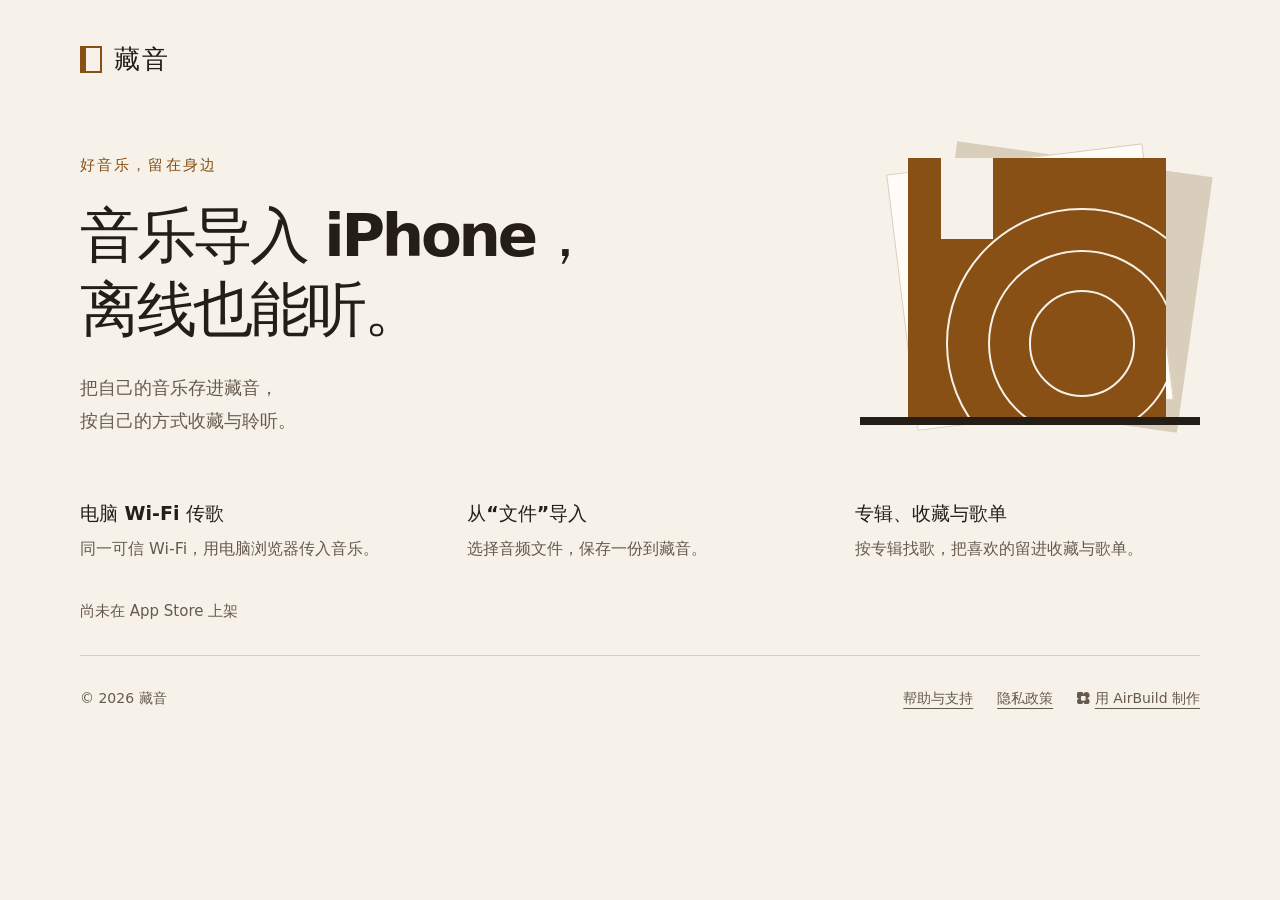
<file: index.html>
<!doctype html>
<html lang="zh-CN">
<head>
  <meta charset="utf-8">
  <meta name="viewport" content="width=device-width, initial-scale=1">
  <meta name="color-scheme" content="light">
  <meta name="description" content="把自己的音乐导入 iPhone，用藏音离线聆听。支持电脑 Wi-Fi 传歌、从“文件”导入，以及专辑、收藏与歌单整理。">
  <title>藏音 · iPhone 本地音乐，导入后离线听</title>
  <link rel="icon" href="favicon.svg" type="image/svg+xml">
  <link rel="stylesheet" href="styles.css">
</head>
<body class="landing">
  <a class="skip-link" href="#main">跳到正文</a>
  <header class="brand wrap"><span class="brand-mark" aria-hidden="true"></span>藏音</header>
  <main id="main" class="wrap" tabindex="-1">
    <section class="hero" aria-labelledby="headline">
      <div class="hero-copy">
        <p class="kicker">好音乐，留在身边</p>
        <h1 id="headline">音乐导入 iPhone，<br>离线也能听。</h1>
        <p class="intro">把自己的音乐存进藏音，<br class="desktop-break">按自己的方式收藏与聆听。</p>
      </div>
      <div class="collection" aria-hidden="true">
        <div class="sleeve sleeve-back"></div>
        <div class="sleeve sleeve-middle"></div>
        <div class="sleeve sleeve-front"><span class="sleeve-label"></span><span class="sound-lines"></span></div>
        <div class="shelf"></div>
      </div>
    </section>
    <section class="highlights" aria-label="藏音的三项能力">
      <div><h2>电脑 Wi-Fi 传歌</h2><p>同一可信 Wi-Fi，用电脑浏览器传入音乐。</p></div>
      <div><h2>从“文件”导入</h2><p>选择音频文件，保存一份到藏音。</p></div>
      <div><h2>专辑、收藏与歌单</h2><p>按专辑找歌，把喜欢的留进收藏与歌单。</p></div>
    </section>
    <p class="release-status">尚未在 App Store 上架</p>
  </main>
  <footer class="site-footer wrap">
    <span class="copyright">© 2026 藏音</span>
    <nav aria-label="页脚导航">
      <a href="support/">帮助与支持</a>
      <a href="privacy/">隐私政策</a>
      <a class="made-with-airbuild" href="https://air.build/?utm_source=made-with-airbuild&amp;utm_medium=website"><svg aria-hidden="true" width="0.9em" height="0.9em" viewBox="0 0 256 256" fill="currentColor" style="vertical-align: -0.1em; margin-inline-end: 0.35em"><path d="M89.5996 0C103.041 0 109.762 0.000398636 114.896 2.61621C119.411 4.91717 123.083 8.5886 125.384 13.1045C128 18.2384 128 24.9592 128 38.4004V55.7365C128 55.882 128.118 56 128.263 56C128.396 56 128.508 55.9001 128.525 55.7683C132.565 24.3101 159.443 0 192 0C227.346 0 256 28.6538 256 64C256 96.4664 231.825 123.285 200.494 127.439C200.213 127.477 200 127.716 200 128C200 128.283 200.213 128.522 200.494 128.56C231.825 132.714 256 159.534 256 192C256 227.346 227.346 256 192 256C159.533 256 132.714 231.825 128.56 200.494C128.522 200.213 128.283 200 128 200C127.717 200 127.478 200.213 127.44 200.494C123.286 231.825 96.4666 256 64 256C28.6538 256 0 227.346 0 192C0 159.443 24.3101 132.565 55.7683 128.525C55.9001 128.508 56 128.396 56 128.263C56 128.118 55.882 128 55.7365 128H38.4004C24.9592 128 18.2384 128 13.1045 125.384C8.5886 123.083 4.91717 119.411 2.61621 114.896C0.000398636 109.762 0 103.041 0 89.5996V38.4004C0 24.9592 0.000398636 18.2384 2.61621 13.1045C4.91717 8.5886 8.5886 4.91717 13.1045 2.61621C18.2384 0.000398636 24.9592 0 38.4004 0H89.5996ZM112 80C100.799 80 95.1982 79.9998 90.9199 82.1797C87.1568 84.0971 84.0971 87.1568 82.1797 90.9199C79.9998 95.1982 80 100.799 80 112V144C80 155.201 79.9998 160.802 82.1797 165.08C84.0971 168.843 87.1568 171.903 90.9199 173.82C95.1982 176 100.799 176 112 176H144C155.201 176 160.802 176 165.08 173.82C168.843 171.903 171.903 168.843 173.82 165.08C176 160.802 176 155.201 176 144V112C176 100.799 176 95.1982 173.82 90.9199C171.903 87.1568 168.843 84.0971 165.08 82.1797C160.802 79.9998 155.201 80 144 80H112Z"/></svg>用 AirBuild 制作</a>
    </nav>
  </footer>
</body>
</html>
</file>
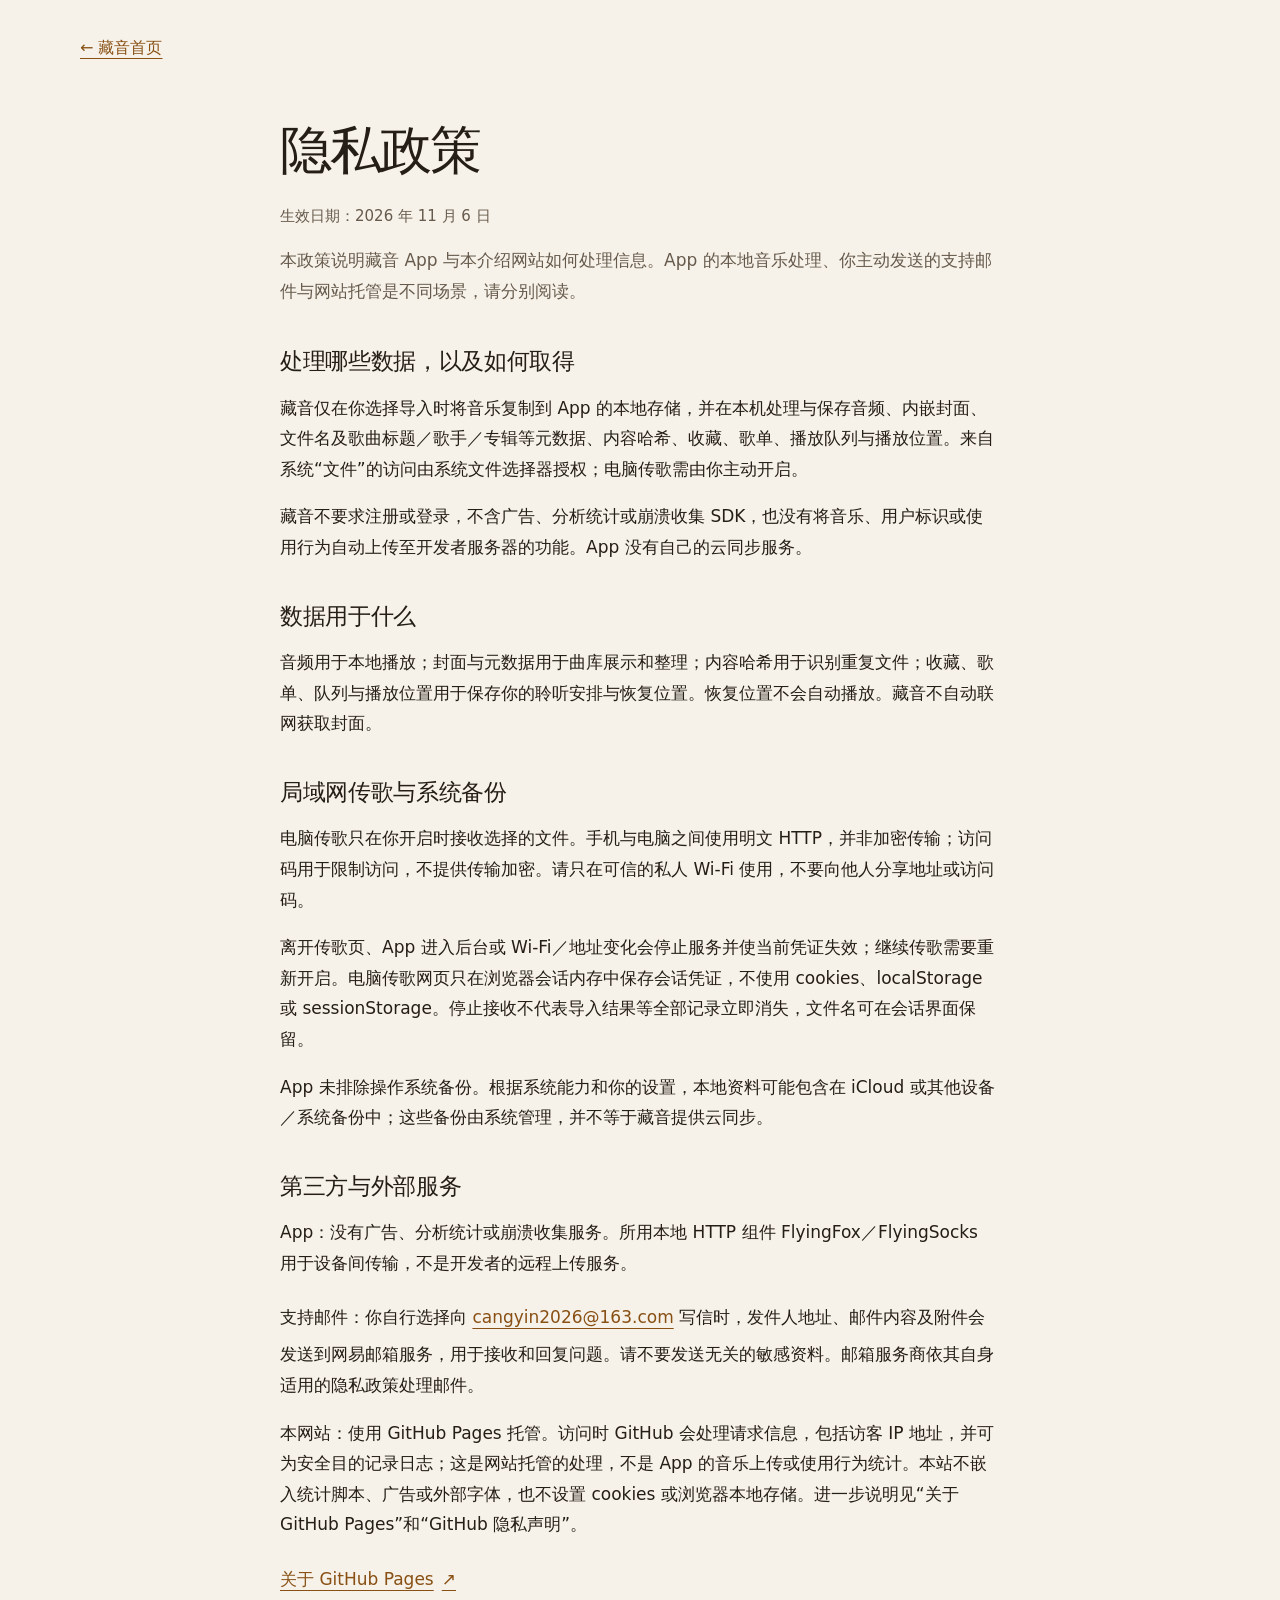
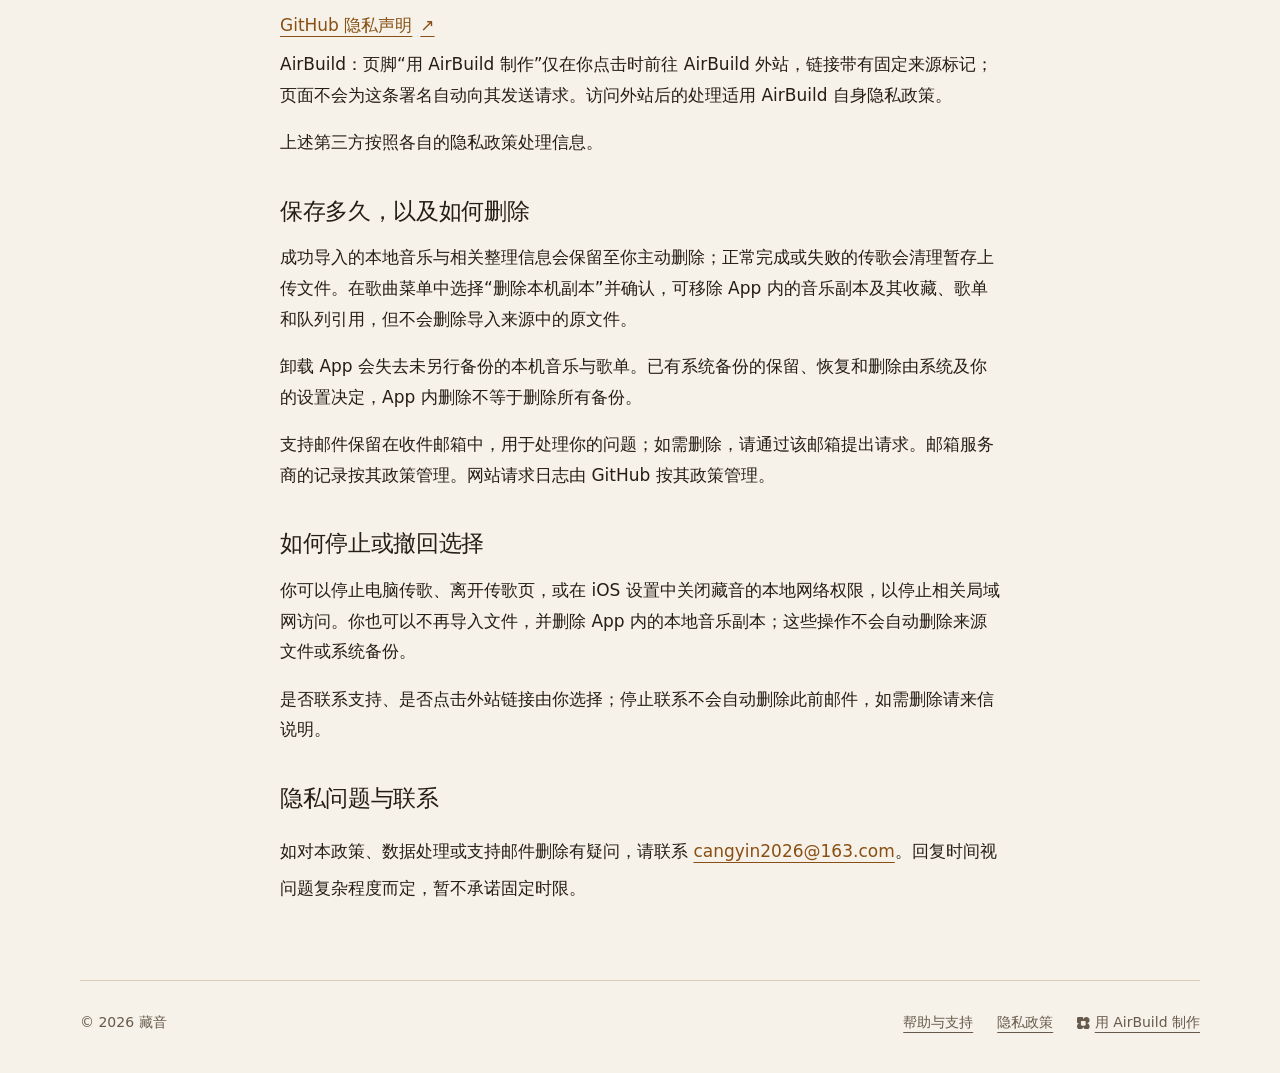
<file: privacy/index.html>
<!doctype html>
<html lang="zh-CN">
<head>
  <meta charset="utf-8">
  <meta name="viewport" content="width=device-width, initial-scale=1">
  <meta name="color-scheme" content="light">
  <meta name="description" content="藏音的本地音乐数据处理、局域网传输、系统备份、支持邮件、网站托管以及数据保留与删除说明。">
  <title>隐私政策 · 藏音</title>
  <link rel="icon" href="../favicon.svg" type="image/svg+xml">
  <link rel="stylesheet" href="../styles.css">
</head>
<body class="document">
  <a class="skip-link" href="#main">跳到正文</a>
  <header class="document-top wrap"><a class="home-link" href="../">← 藏音首页</a></header>
  <main id="main" class="reading" tabindex="-1">
    <header class="page-heading"><h1>隐私政策</h1>
      <p class="effective-date">生效日期：<time datetime="2026-11-06">2026 年 11 月 6 日</time></p>
      <p>本政策说明藏音 App 与本介绍网站如何处理信息。App 的本地音乐处理、你主动发送的支持邮件与网站托管是不同场景，请分别阅读。</p>
    </header>
    <section class="text-section">
      <h2>处理哪些数据，以及如何取得</h2>
      <p>藏音仅在你选择导入时将音乐复制到 App 的本地存储，并在本机处理与保存音频、内嵌封面、文件名及歌曲标题／歌手／专辑等元数据、内容哈希、收藏、歌单、播放队列与播放位置。来自系统“文件”的访问由系统文件选择器授权；电脑传歌需由你主动开启。</p>
      <p>藏音不要求注册或登录，不含广告、分析统计或崩溃收集 SDK，也没有将音乐、用户标识或使用行为自动上传至开发者服务器的功能。App 没有自己的云同步服务。</p>
    </section>
    <section class="text-section">
      <h2>数据用于什么</h2>
      <p>音频用于本地播放；封面与元数据用于曲库展示和整理；内容哈希用于识别重复文件；收藏、歌单、队列与播放位置用于保存你的聆听安排与恢复位置。恢复位置不会自动播放。藏音不自动联网获取封面。</p>
    </section>
    <section class="text-section">
      <h2>局域网传歌与系统备份</h2>
      <p>电脑传歌只在你开启时接收选择的文件。手机与电脑之间使用明文 HTTP，并非加密传输；访问码用于限制访问，不提供传输加密。请只在可信的私人 Wi-Fi 使用，不要向他人分享地址或访问码。</p>
      <p>离开传歌页、App 进入后台或 Wi-Fi／地址变化会停止服务并使当前凭证失效；继续传歌需要重新开启。电脑传歌网页只在浏览器会话内存中保存会话凭证，不使用 cookies、localStorage 或 sessionStorage。停止接收不代表导入结果等全部记录立即消失，文件名可在会话界面保留。</p>
      <p>App 未排除操作系统备份。根据系统能力和你的设置，本地资料可能包含在 iCloud 或其他设备／系统备份中；这些备份由系统管理，并不等于藏音提供云同步。</p>
    </section>
    <section class="text-section">
      <h2>第三方与外部服务</h2>
      <p>App：没有广告、分析统计或崩溃收集服务。所用本地 HTTP 组件 FlyingFox／FlyingSocks 用于设备间传输，不是开发者的远程上传服务。</p>
      <p>支持邮件：你自行选择向 <a href="mailto:cangyin2026@163.com">cangyin2026@163.com</a> 写信时，发件人地址、邮件内容及附件会发送到网易邮箱服务，用于接收和回复问题。请不要发送无关的敏感资料。邮箱服务商依其自身适用的隐私政策处理邮件。</p>
      <p>本网站：使用 GitHub Pages 托管。访问时 GitHub 会处理请求信息，包括访客 IP 地址，并可为安全目的记录日志；这是网站托管的处理，不是 App 的音乐上传或使用行为统计。本站不嵌入统计脚本、广告或外部字体，也不设置 cookies 或浏览器本地存储。进一步说明见“关于 GitHub Pages”和“GitHub 隐私声明”。</p>
      <p class="policy-link"><a href="https://docs.github.com/en/pages/getting-started-with-github-pages/about-github-pages">关于 GitHub Pages <span aria-hidden="true">↗</span></a></p>
      <p class="policy-link"><a href="https://docs.github.com/en/site-policy/privacy-policies/github-general-privacy-statement">GitHub 隐私声明 <span aria-hidden="true">↗</span></a></p>
      <p>AirBuild：页脚“用 AirBuild 制作”仅在你点击时前往 AirBuild 外站，链接带有固定来源标记；页面不会为这条署名自动向其发送请求。访问外站后的处理适用 AirBuild 自身隐私政策。</p>
      <p>上述第三方按照各自的隐私政策处理信息。</p>
    </section>
    <section class="text-section">
      <h2>保存多久，以及如何删除</h2>
      <p>成功导入的本地音乐与相关整理信息会保留至你主动删除；正常完成或失败的传歌会清理暂存上传文件。在歌曲菜单中选择“删除本机副本”并确认，可移除 App 内的音乐副本及其收藏、歌单和队列引用，但不会删除导入来源中的原文件。</p>
      <p>卸载 App 会失去未另行备份的本机音乐与歌单。已有系统备份的保留、恢复和删除由系统及你的设置决定，App 内删除不等于删除所有备份。</p>
      <p>支持邮件保留在收件邮箱中，用于处理你的问题；如需删除，请通过该邮箱提出请求。邮箱服务商的记录按其政策管理。网站请求日志由 GitHub 按其政策管理。</p>
    </section>
    <section class="text-section">
      <h2>如何停止或撤回选择</h2>
      <p>你可以停止电脑传歌、离开传歌页，或在 iOS 设置中关闭藏音的本地网络权限，以停止相关局域网访问。你也可以不再导入文件，并删除 App 内的本地音乐副本；这些操作不会自动删除来源文件或系统备份。</p>
      <p>是否联系支持、是否点击外站链接由你选择；停止联系不会自动删除此前邮件，如需删除请来信说明。</p>
    </section>
    <section class="text-section">
      <h2>隐私问题与联系</h2>
      <p>如对本政策、数据处理或支持邮件删除有疑问，请联系 <a href="mailto:cangyin2026@163.com">cangyin2026@163.com</a>。回复时间视问题复杂程度而定，暂不承诺固定时限。</p>
    </section>
  </main>
  <footer class="site-footer wrap">
    <span class="copyright">© 2026 藏音</span>
    <nav aria-label="页脚导航">
      <a href="../support/">帮助与支持</a>
      <a href="../privacy/">隐私政策</a>
      <a class="made-with-airbuild" href="https://air.build/?utm_source=made-with-airbuild&amp;utm_medium=website"><svg aria-hidden="true" width="0.9em" height="0.9em" viewBox="0 0 256 256" fill="currentColor" style="vertical-align: -0.1em; margin-inline-end: 0.35em"><path d="M89.5996 0C103.041 0 109.762 0.000398636 114.896 2.61621C119.411 4.91717 123.083 8.5886 125.384 13.1045C128 18.2384 128 24.9592 128 38.4004V55.7365C128 55.882 128.118 56 128.263 56C128.396 56 128.508 55.9001 128.525 55.7683C132.565 24.3101 159.443 0 192 0C227.346 0 256 28.6538 256 64C256 96.4664 231.825 123.285 200.494 127.439C200.213 127.477 200 127.716 200 128C200 128.283 200.213 128.522 200.494 128.56C231.825 132.714 256 159.534 256 192C256 227.346 227.346 256 192 256C159.533 256 132.714 231.825 128.56 200.494C128.522 200.213 128.283 200 128 200C127.717 200 127.478 200.213 127.44 200.494C123.286 231.825 96.4666 256 64 256C28.6538 256 0 227.346 0 192C0 159.443 24.3101 132.565 55.7683 128.525C55.9001 128.508 56 128.396 56 128.263C56 128.118 55.882 128 55.7365 128H38.4004C24.9592 128 18.2384 128 13.1045 125.384C8.5886 123.083 4.91717 119.411 2.61621 114.896C0.000398636 109.762 0 103.041 0 89.5996V38.4004C0 24.9592 0.000398636 18.2384 2.61621 13.1045C4.91717 8.5886 8.5886 4.91717 13.1045 2.61621C18.2384 0.000398636 24.9592 0 38.4004 0H89.5996ZM112 80C100.799 80 95.1982 79.9998 90.9199 82.1797C87.1568 84.0971 84.0971 87.1568 82.1797 90.9199C79.9998 95.1982 80 100.799 80 112V144C80 155.201 79.9998 160.802 82.1797 165.08C84.0971 168.843 87.1568 171.903 90.9199 173.82C95.1982 176 100.799 176 112 176H144C155.201 176 160.802 176 165.08 173.82C168.843 171.903 171.903 168.843 173.82 165.08C176 160.802 176 155.201 176 144V112C176 100.799 176 95.1982 173.82 90.9199C171.903 87.1568 168.843 84.0971 165.08 82.1797C160.802 79.9998 155.201 80 144 80H112Z"/></svg>用 AirBuild 制作</a>
    </nav>
  </footer>
</body>
</html>
</file>
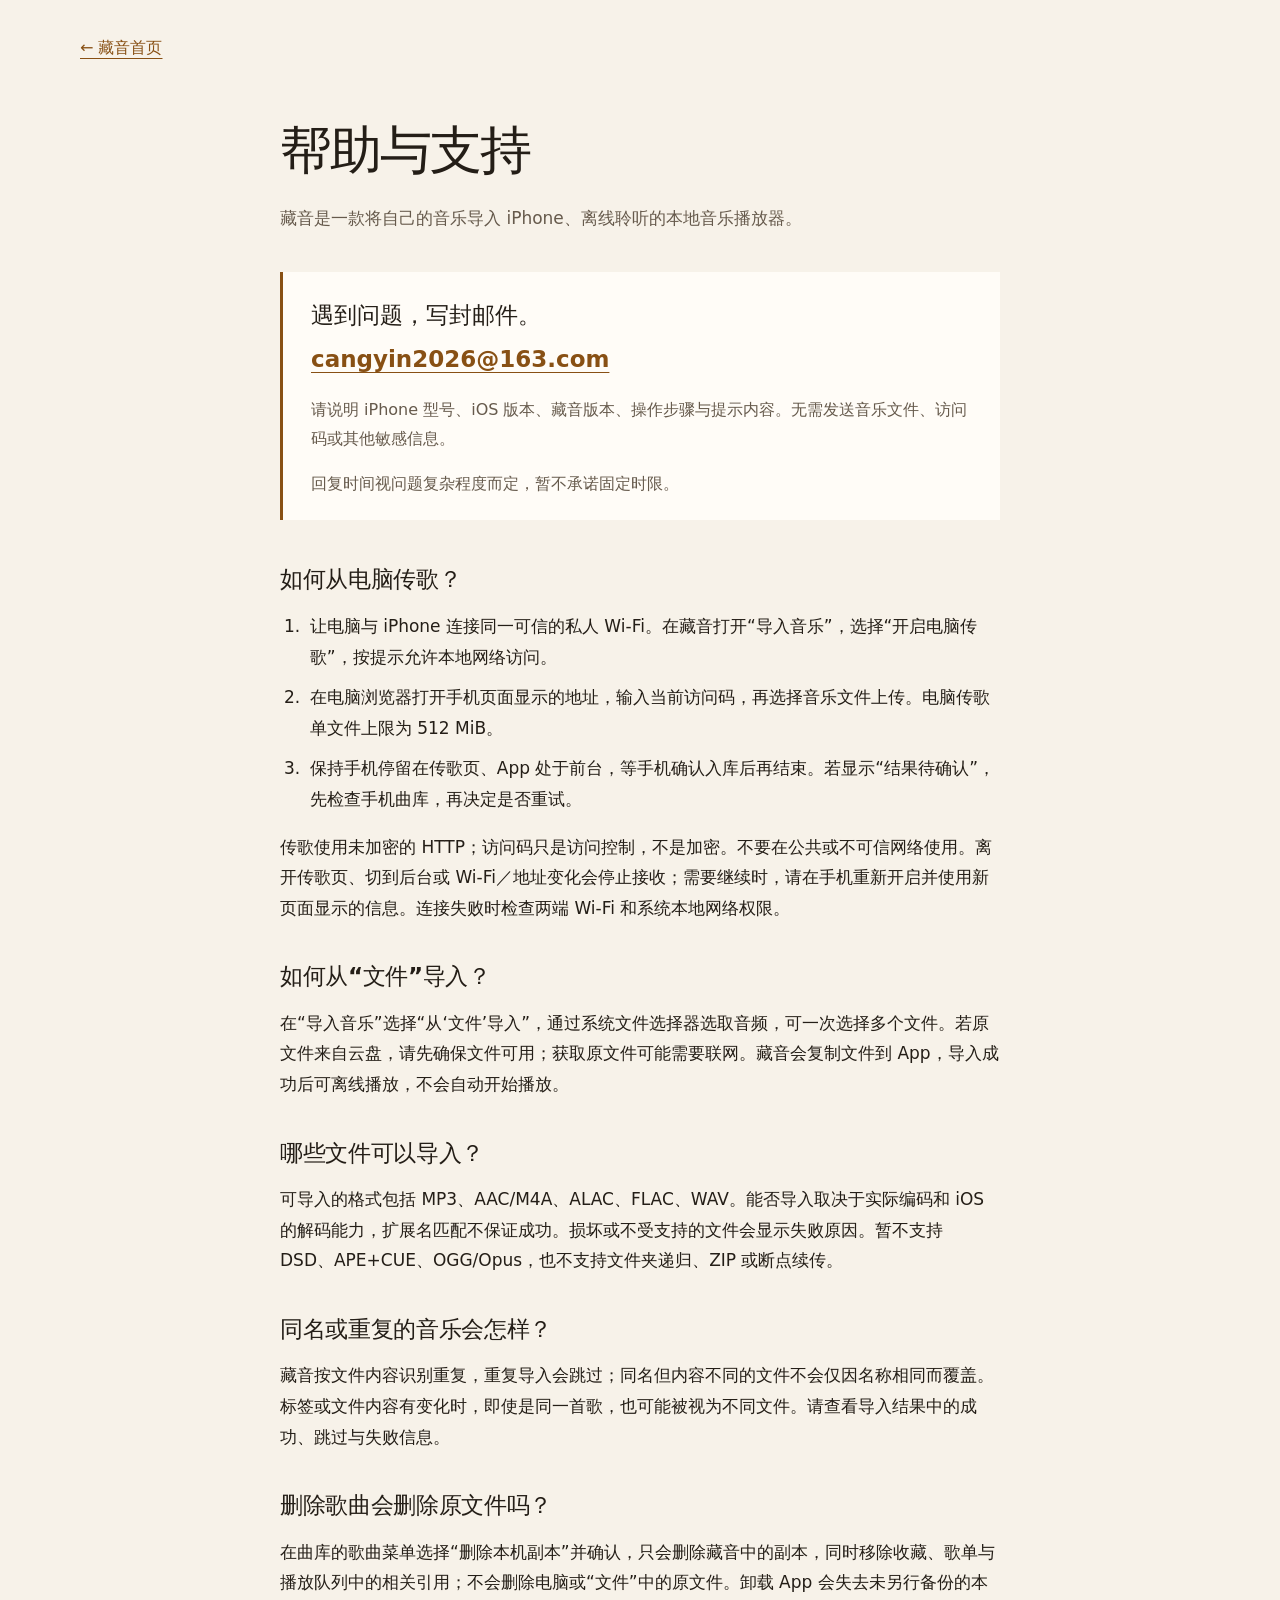
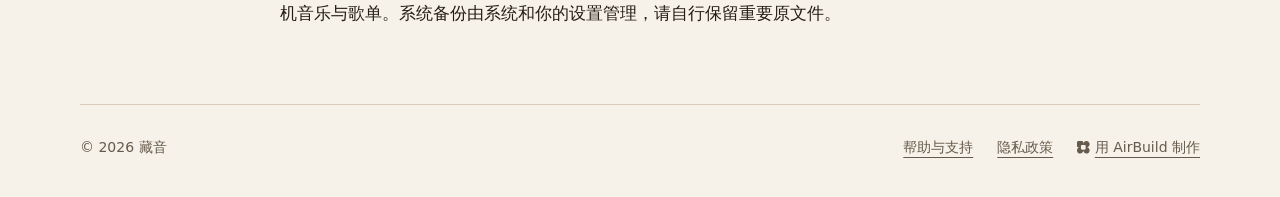
<file: support/index.html>
<!doctype html>
<html lang="zh-CN">
<head>
  <meta charset="utf-8">
  <meta name="viewport" content="width=device-width, initial-scale=1">
  <meta name="color-scheme" content="light">
  <meta name="description" content="了解藏音的电脑 Wi-Fi 传歌、“文件”导入、格式限制、重复内容与删除方式，或通过电子邮件联系支持。">
  <title>帮助与支持 · 藏音</title>
  <link rel="icon" href="../favicon.svg" type="image/svg+xml">
  <link rel="stylesheet" href="../styles.css">
</head>
<body class="document">
  <a class="skip-link" href="#main">跳到正文</a>
  <header class="document-top wrap"><a class="home-link" href="../">← 藏音首页</a></header>
  <main id="main" class="reading" tabindex="-1">
    <header class="page-heading"><h1>帮助与支持</h1>
      <p>藏音是一款将自己的音乐导入 iPhone、离线聆听的本地音乐播放器。</p>
    </header>
    <section class="contact" aria-labelledby="contact-title">
      <h2 id="contact-title">遇到问题，写封邮件。</h2>
      <a class="contact-email" href="mailto:cangyin2026@163.com">cangyin2026@163.com</a>
      <p>请说明 iPhone 型号、iOS 版本、藏音版本、操作步骤与提示内容。无需发送音乐文件、访问码或其他敏感信息。</p>
      <p class="response-note">回复时间视问题复杂程度而定，暂不承诺固定时限。</p>
    </section>
    <div class="faq" role="group" aria-label="常见问题">
    <section class="text-section">
      <h2>如何从电脑传歌？</h2>
      <ol>
        <li>让电脑与 iPhone 连接同一可信的私人 Wi-Fi。在藏音打开“导入音乐”，选择“开启电脑传歌”，按提示允许本地网络访问。</li>
        <li>在电脑浏览器打开手机页面显示的地址，输入当前访问码，再选择音乐文件上传。电脑传歌单文件上限为 512 MiB。</li>
        <li>保持手机停留在传歌页、App 处于前台，等手机确认入库后再结束。若显示“结果待确认”，先检查手机曲库，再决定是否重试。</li>
      </ol>
      <p>传歌使用未加密的 HTTP；访问码只是访问控制，不是加密。不要在公共或不可信网络使用。离开传歌页、切到后台或 Wi-Fi／地址变化会停止接收；需要继续时，请在手机重新开启并使用新页面显示的信息。连接失败时检查两端 Wi-Fi 和系统本地网络权限。</p>
    </section>
    <section class="text-section">
      <h2>如何从“文件”导入？</h2>
      <p>在“导入音乐”选择“从‘文件’导入”，通过系统文件选择器选取音频，可一次选择多个文件。若原文件来自云盘，请先确保文件可用；获取原文件可能需要联网。藏音会复制文件到 App，导入成功后可离线播放，不会自动开始播放。</p>
    </section>
    <section class="text-section">
      <h2>哪些文件可以导入？</h2>
      <p>可导入的格式包括 MP3、AAC/M4A、ALAC、FLAC、WAV。能否导入取决于实际编码和 iOS 的解码能力，扩展名匹配不保证成功。损坏或不受支持的文件会显示失败原因。暂不支持 DSD、APE+CUE、OGG/Opus，也不支持文件夹递归、ZIP 或断点续传。</p>
    </section>
    <section class="text-section">
      <h2>同名或重复的音乐会怎样？</h2>
      <p>藏音按文件内容识别重复，重复导入会跳过；同名但内容不同的文件不会仅因名称相同而覆盖。标签或文件内容有变化时，即使是同一首歌，也可能被视为不同文件。请查看导入结果中的成功、跳过与失败信息。</p>
    </section>
    <section class="text-section">
      <h2>删除歌曲会删除原文件吗？</h2>
      <p>在曲库的歌曲菜单选择“删除本机副本”并确认，只会删除藏音中的副本，同时移除收藏、歌单与播放队列中的相关引用；不会删除电脑或“文件”中的原文件。卸载 App 会失去未另行备份的本机音乐与歌单。系统备份由系统和你的设置管理，请自行保留重要原文件。</p>
    </section>
    </div>
  </main>
  <footer class="site-footer wrap">
    <span class="copyright">© 2026 藏音</span>
    <nav aria-label="页脚导航">
      <a href="../support/">帮助与支持</a>
      <a href="../privacy/">隐私政策</a>
      <a class="made-with-airbuild" href="https://air.build/?utm_source=made-with-airbuild&amp;utm_medium=website"><svg aria-hidden="true" width="0.9em" height="0.9em" viewBox="0 0 256 256" fill="currentColor" style="vertical-align: -0.1em; margin-inline-end: 0.35em"><path d="M89.5996 0C103.041 0 109.762 0.000398636 114.896 2.61621C119.411 4.91717 123.083 8.5886 125.384 13.1045C128 18.2384 128 24.9592 128 38.4004V55.7365C128 55.882 128.118 56 128.263 56C128.396 56 128.508 55.9001 128.525 55.7683C132.565 24.3101 159.443 0 192 0C227.346 0 256 28.6538 256 64C256 96.4664 231.825 123.285 200.494 127.439C200.213 127.477 200 127.716 200 128C200 128.283 200.213 128.522 200.494 128.56C231.825 132.714 256 159.534 256 192C256 227.346 227.346 256 192 256C159.533 256 132.714 231.825 128.56 200.494C128.522 200.213 128.283 200 128 200C127.717 200 127.478 200.213 127.44 200.494C123.286 231.825 96.4666 256 64 256C28.6538 256 0 227.346 0 192C0 159.443 24.3101 132.565 55.7683 128.525C55.9001 128.508 56 128.396 56 128.263C56 128.118 55.882 128 55.7365 128H38.4004C24.9592 128 18.2384 128 13.1045 125.384C8.5886 123.083 4.91717 119.411 2.61621 114.896C0.000398636 109.762 0 103.041 0 89.5996V38.4004C0 24.9592 0.000398636 18.2384 2.61621 13.1045C4.91717 8.5886 8.5886 4.91717 13.1045 2.61621C18.2384 0.000398636 24.9592 0 38.4004 0H89.5996ZM112 80C100.799 80 95.1982 79.9998 90.9199 82.1797C87.1568 84.0971 84.0971 87.1568 82.1797 90.9199C79.9998 95.1982 80 100.799 80 112V144C80 155.201 79.9998 160.802 82.1797 165.08C84.0971 168.843 87.1568 171.903 90.9199 173.82C95.1982 176 100.799 176 112 176H144C155.201 176 160.802 176 165.08 173.82C168.843 171.903 171.903 168.843 173.82 165.08C176 160.802 176 155.201 176 144V112C176 100.799 176 95.1982 173.82 90.9199C171.903 87.1568 168.843 84.0971 165.08 82.1797C160.802 79.9998 155.201 80 144 80H112Z"/></svg>用 AirBuild 制作</a>
    </nav>
  </footer>
</body>
</html>
</file>
<file: styles.css>
:root {
  color-scheme: light;
  --paper: #F7F2E9;
  --ink: #241E17;
  --muted: #665A4C;
  --accent: #885014;
  --surface: #FFFCF7;
  --rule: #D9CDBB;
  font-family: -apple-system, BlinkMacSystemFont, "Segoe UI", "PingFang SC", "Microsoft YaHei", system-ui, sans-serif;
  color: var(--ink);
  background: var(--paper);
  font-synthesis: none;
  -webkit-text-size-adjust: 100%;
}
* { box-sizing: border-box; }
body { margin: 0; font-size: 17px; line-height: 1.8; }
a { color: var(--accent); text-decoration-thickness: 1px; text-underline-offset: 5px; display: inline-flex; align-items: center; min-height: 44px; min-width: 44px; max-width: 100%; overflow-wrap: anywhere; }
a:hover { color: var(--ink); }
a:focus-visible { outline: 3px solid var(--accent); outline-offset: 5px; border-radius: 2px; }
main:focus { outline: none; }
h1, h2, p { margin-top: 0; }
h1, h2 { text-wrap: balance; }
p { margin-bottom: 1em; }
.wrap { width: min(1120px, calc(100% - 112px)); margin-inline: auto; }
.skip-link { position: absolute; top: 12px; left: 16px; transform: translateY(-160%); z-index: 10; background: var(--surface); padding: 8px 16px; }
.skip-link:focus { transform: none; }
.brand { display: flex; align-items: center; gap: 12px; padding-top: 36px; font-size: 26px; font-weight: 700; letter-spacing: .07em; }
.brand-mark { width: 22px; height: 27px; border: 2px solid var(--accent); border-left-width: 6px; }
.hero { display: grid; grid-template-columns: minmax(0, 1.9fr) minmax(240px, 1fr); align-items: center; gap: 24px; padding: 62px 0 54px; }
.kicker { color: var(--accent); font-size: 15px; font-weight: 600; letter-spacing: .14em; margin-bottom: 20px; }
.hero h1 { font-size: clamp(36px, 4.65vw, 64px); font-weight: 750; line-height: 1.24; letter-spacing: -.055em; margin-bottom: 24px; }
.intro { color: var(--muted); font-size: 18px; line-height: 1.85; margin-bottom: 0; }
.collection { position: relative; width: 100%; max-width: 340px; height: 300px; justify-self: end; }
.sleeve { position: absolute; width: 76%; aspect-ratio: 1; bottom: 28px; }
.sleeve-back { background: var(--rule); right: 1%; transform: rotate(8deg); }
.sleeve-middle { background: var(--surface); border: 1px solid var(--rule); right: 12%; transform: rotate(-7deg); }
.sleeve-front { background: var(--accent); right: 10%; overflow: hidden; }
.sleeve-label { position: absolute; top: 0; left: 13%; height: 31%; width: 20%; background: var(--paper); }
.sound-lines { position: absolute; right: -20%; bottom: -24%; width: 105%; aspect-ratio: 1; border: 2px solid var(--paper); border-radius: 50%; }
.sound-lines::before, .sound-lines::after { content: ""; position: absolute; border: 2px solid var(--paper); border-radius: 50%; }
.sound-lines::before { inset: 15%; }
.sound-lines::after { inset: 30%; }
.shelf { position: absolute; inset: auto 0 20px; height: 8px; background: var(--ink); }
.highlights { display: grid; grid-template-columns: repeat(3, minmax(0, 1fr)); gap: 42px; }
.highlights h2 { font-size: 19px; font-weight: 650; line-height: 1.5; margin-bottom: 8px; }
.highlights p { color: var(--muted); font-size: 16px; line-height: 1.8; margin-bottom: 0; max-width: 22em; }
.release-status { font-size: 15px; color: var(--muted); margin: 34px 0 30px; }
.site-footer { display: flex; align-items: center; justify-content: space-between; flex-wrap: wrap; column-gap: 32px; padding-block: 20px 28px; border-top: 1px solid var(--rule); font-size: 14px; color: var(--muted); }
.site-footer nav { display: flex; align-items: center; flex-wrap: wrap; gap: 4px 24px; }
.site-footer a { color: var(--muted); }
.site-footer a:hover { color: var(--accent); }
.made-with-airbuild { white-space: nowrap; }
.made-with-airbuild svg { flex-shrink: 0; }
.document-top { padding-top: 26px; }
.home-link { font-size: 16px; }
.reading { width: min(720px, calc(100% - 48px)); margin: 48px auto 76px; }
.page-heading { margin-bottom: 38px; }
.page-heading h1 { font-size: clamp(36px, 5vw, 52px); line-height: 1.25; font-weight: 750; letter-spacing: -.04em; margin-bottom: 20px; }
.page-heading > p { color: var(--muted); }
.effective-date { font-size: 15px; }
.contact { background: var(--surface); border-left: 3px solid var(--accent); padding: 26px 28px 22px; margin-bottom: 42px; }
.contact h2 { font-size: 23px; line-height: 1.5; margin-bottom: 6px; }
.contact-email { font-size: clamp(18px, 3vw, 23px); font-weight: 600; margin-bottom: 14px; }
.contact p { font-size: 16px; color: var(--muted); }
.contact .response-note { margin-bottom: 0; }
.text-section { margin-bottom: 36px; }
.text-section h2 { font-size: 23px; line-height: 1.5; font-weight: 650; letter-spacing: -.015em; margin-bottom: 14px; }
.text-section p, .text-section li { overflow-wrap: anywhere; }
.text-section p:last-child { margin-bottom: 0; }
.text-section ol { padding-left: 1.5em; margin: 0 0 1em; }
.text-section li { padding-left: .25em; margin-bottom: 10px; }
.policy-link { margin-bottom: 2px; }
.policy-link a { gap: 8px; }
@media (max-width: 900px) {
  .wrap { width: calc(100% - 64px); }
  .hero { gap: 12px; grid-template-columns: minmax(0, 1.8fr) minmax(190px, 1fr); }
  .collection { height: 240px; }
  .highlights { gap: 24px; }
  .site-footer { column-gap: 24px; }
}
@media (max-width: 650px) {
  .wrap { width: calc(100% - 48px); }
  .brand { padding-top: 24px; font-size: 24px; }
  .hero { grid-template-columns: 1fr; padding: 38px 0 30px; gap: 20px; }
  .hero h1 { font-size: clamp(33px, 7.8vw, 49px); line-height: 1.28; letter-spacing: -.055em; }
  .kicker { margin-bottom: 16px; font-size: 14px; }
  .intro { font-size: 17px; }
  .desktop-break { display: none; }
  .collection { width: 190px; height: 190px; margin-right: 8px; }
  .sleeve { bottom: 18px; }
  .shelf { bottom: 10px; height: 6px; }
  .highlights { grid-template-columns: 1fr; gap: 22px; }
  .highlights h2 { margin-bottom: 4px; }
  .highlights p { max-width: none; }
  .release-status { margin-block: 30px 24px; }
  .site-footer { display: block; padding-block: 18px 24px; }
  .copyright { display: block; margin-bottom: 8px; }
  .site-footer nav { column-gap: 20px; }
  .document-top { padding-top: 20px; }
  .reading { margin-block: 30px 48px; }
  .contact { padding: 20px 18px; }
  .text-section h2 { font-size: 22px; }
}
@media (prefers-reduced-motion: reduce) {
  *, *::before, *::after { animation: none !important; transition: none !important; scroll-behavior: auto !important; }
}
</file>
